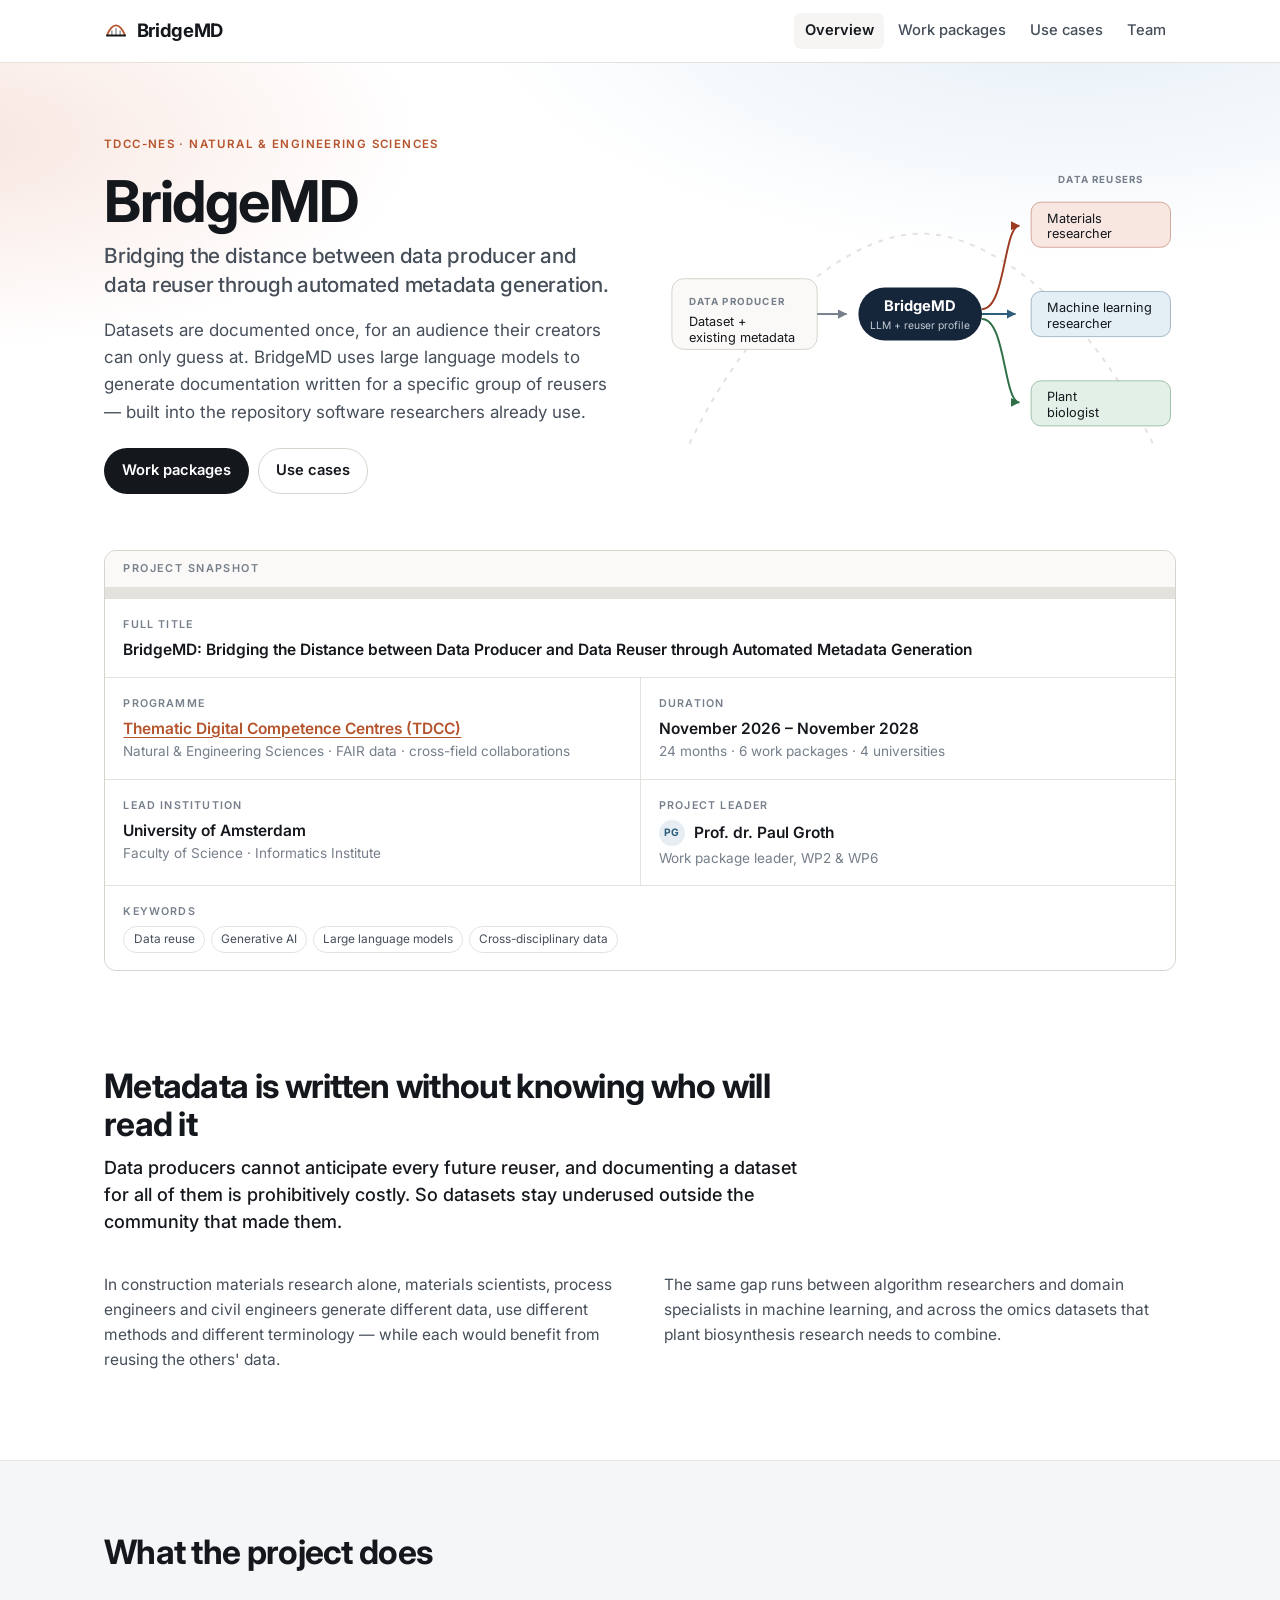
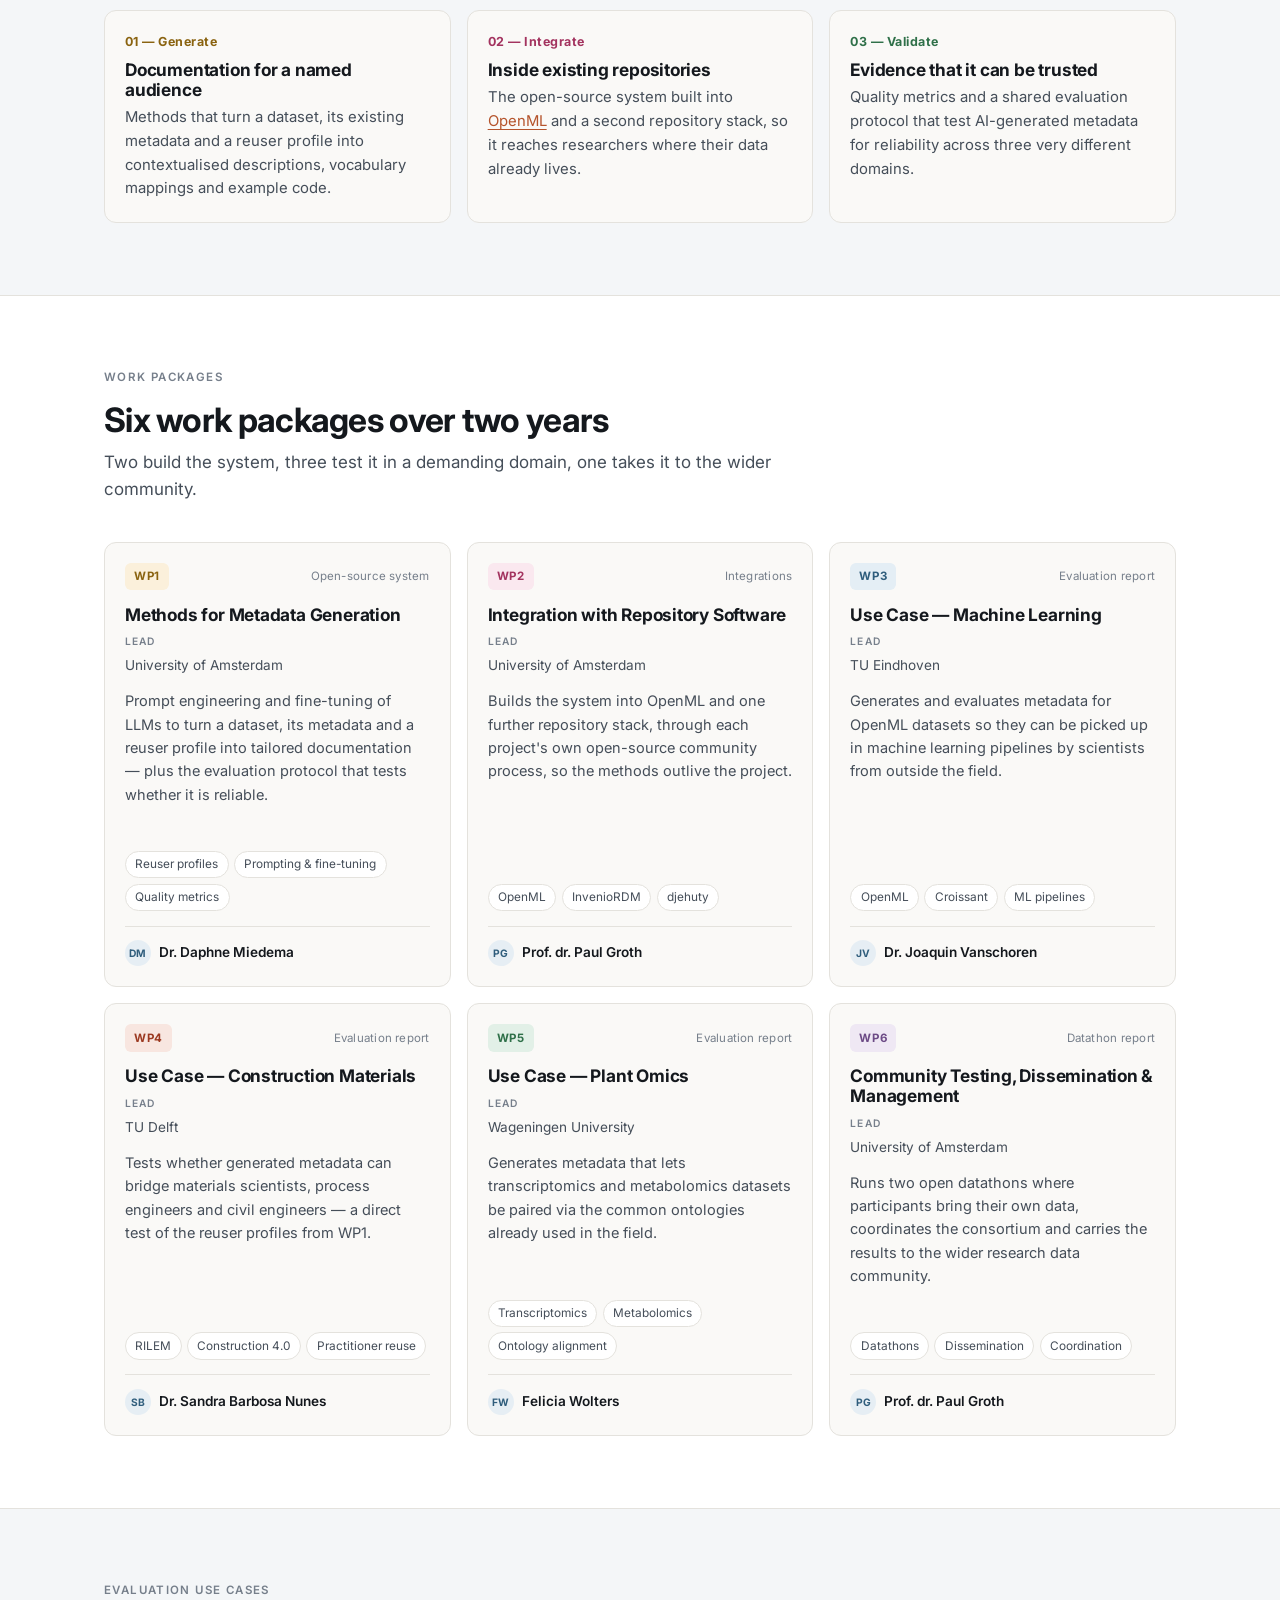
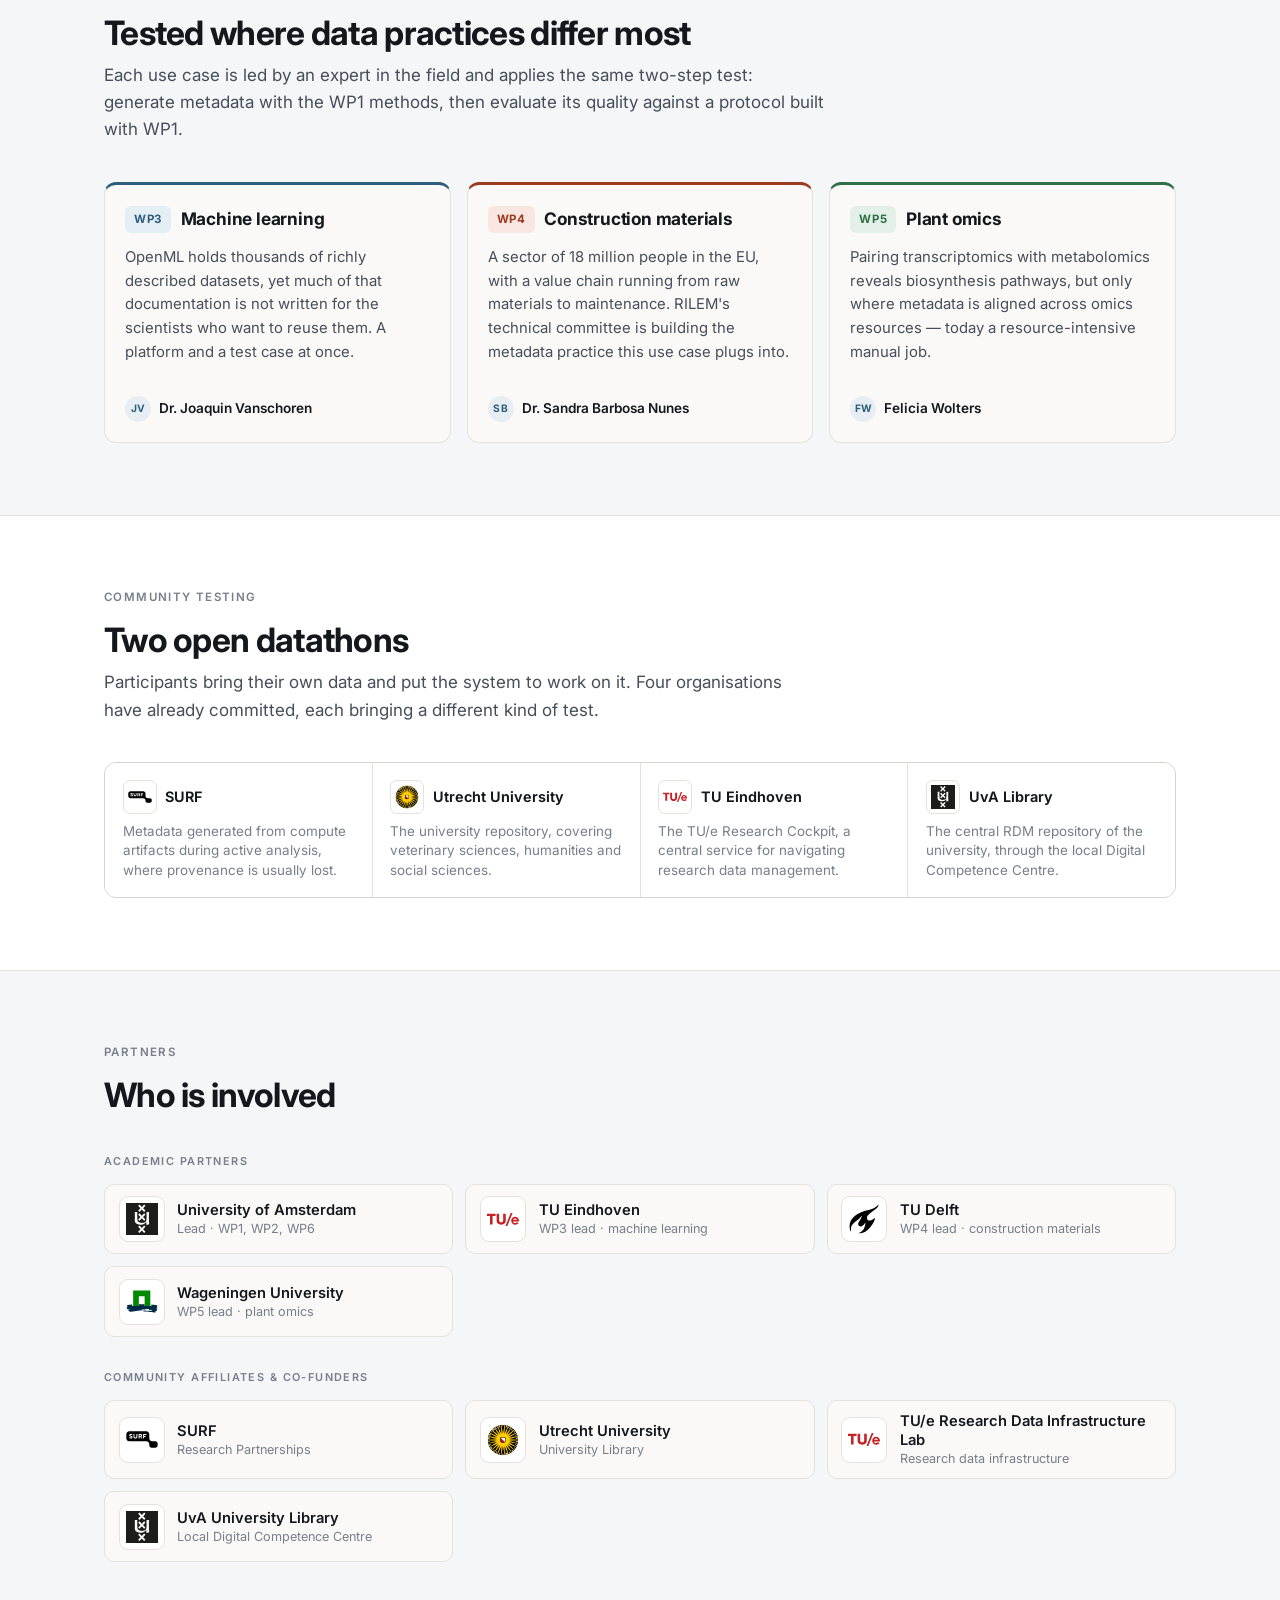
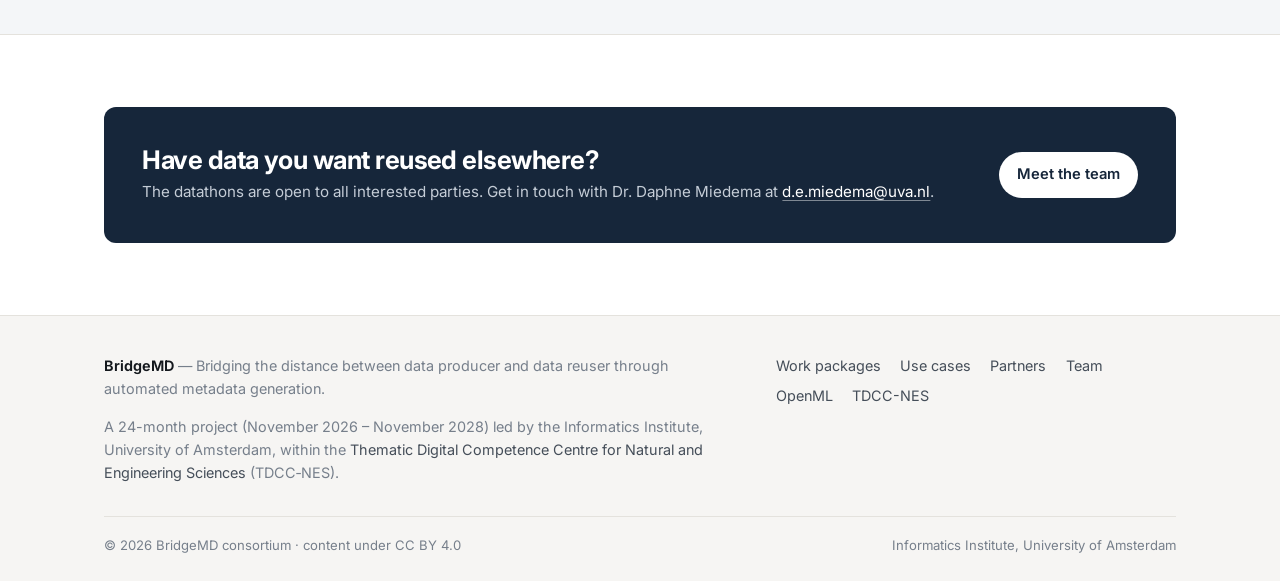
<file: index.html>
<!DOCTYPE html>
<html lang="en">
<head>
  <meta charset="utf-8">
  <meta name="viewport" content="width=device-width, initial-scale=1">
  <title>BridgeMD — Automated metadata generation for cross-disciplinary data reuse</title>
  <meta name="description" content="BridgeMD uses large language models to generate dataset documentation tailored to specific groups of data reusers, built into open-source research data repositories.">
  <link rel="canonical" href="https://indelab.github.io/bridgemd-website/">
  <meta name="theme-color" content="#ffffff" media="(prefers-color-scheme: light)">
  <meta name="theme-color" content="#0f1319" media="(prefers-color-scheme: dark)">
  <meta property="og:title" content="BridgeMD — Automated metadata generation for cross-disciplinary data reuse">
  <meta property="og:description" content="BridgeMD uses large language models to generate dataset documentation tailored to specific groups of data reusers, built into open-source research data repositories.">
  <meta property="og:type" content="website">
  <meta property="og:url" content="https://indelab.github.io/bridgemd-website/">
  <link rel="icon" href="assets/img/favicon.svg" type="image/svg+xml">
  <link rel="preconnect" href="https://fonts.googleapis.com">
  <link rel="preconnect" href="https://fonts.gstatic.com" crossorigin>
  <link rel="stylesheet" href="https://fonts.googleapis.com/css2?family=Inter:wght@400;500;600;700&display=swap">
  <link rel="stylesheet" href="assets/css/style.css">
</head>
<body>
  <a class="skip-link" href="#main">Skip to content</a>

  <header class="site-header">
    <div class="wrap site-header__inner">
      <a class="brand" href="index.html">
        <svg class="brand__mark" width="24" height="24" viewBox="0 0 64 64" aria-hidden="true">
          <path class="brand__arc" d="M8 44c7-18 17-27 24-27s17 9 24 27" fill="none" stroke-width="5" stroke-linecap="round"/>
          <path d="M8 44h48" stroke="currentColor" stroke-width="5" stroke-linecap="round"/>
          <path d="M21 44V32M32 44V26M43 44V32" stroke="currentColor" stroke-width="3.5" stroke-linecap="round" opacity=".5"/>
        </svg>
        BridgeMD
      </a>
      <button class="nav-toggle" type="button" aria-expanded="false" aria-controls="site-nav">
        <svg width="15" height="15" viewBox="0 0 16 16" aria-hidden="true"><path d="M1 3h14M1 8h14M1 13h14" stroke="currentColor" stroke-width="1.8" stroke-linecap="round"/></svg>
        Menu
      </button>
      <nav class="nav" id="site-nav" aria-label="Main">
        <a href="index.html" aria-current="page">Overview</a>
        <a href="index.html#work-packages">Work packages</a>
        <a href="index.html#use-cases">Use cases</a>
        <a href="team.html">Team</a>
      </nav>
    </div>
  </header>

  <main id="main">
    <section class="hero">
      <div class="wrap">
        <div class="hero__grid">
          <div>
            <p class="eyebrow eyebrow--accent">TDCC-NES &middot; Natural &amp; Engineering Sciences</p>
            <h1>BridgeMD</h1>
            <p class="hero__sub">Bridging the distance between data producer and data reuser
            through automated metadata generation.</p>
            <p>Datasets are documented once, for an audience their creators can only guess at.
            BridgeMD uses large language models to generate documentation written for a specific
            group of reusers &mdash; built into the repository software researchers already use.</p>
            <div class="btn-row">
              <a class="btn btn--primary" href="#work-packages">Work packages</a>
              <a class="btn btn--ghost" href="#use-cases">Use cases</a>
            </div>
          </div>
          <figure class="hero__figure">
          <svg viewBox="0 0 520 320" class="diagram" role="img" aria-labelledby="dia-t dia-d">
            <title id="dia-t">From one dataset to many tailored descriptions</title>
            <desc id="dia-d">A dataset with its existing metadata passes through BridgeMD, which
            generates documentation tailored to a materials researcher, a machine learning
            researcher and a plant biologist.</desc>
            <path class="d-arc" d="M24 292c70-146 170-214 236-214s166 68 236 214"/>
            <g>
              <rect class="d-card" x="6" y="124" width="148" height="72" rx="12"/>
              <text class="d-label" x="23" y="151">DATA PRODUCER</text>
              <text class="d-text" x="23" y="172">Dataset +</text>
              <text class="d-text" x="23" y="188">existing metadata</text>
            </g>
            <g>
              <rect class="d-engine" x="196" y="133" width="126" height="54" rx="27"/>
              <text class="d-engine-name" x="259" y="157">BridgeMD</text>
              <text class="d-engine-sub" x="259" y="175">LLM + reuser profile</text>
            </g>
            <g class="d-links">
              <path class="d-link--base" d="M154 160h30" marker-end="url(#ar-base)"/>
              <path class="d-link--mat" d="M322 155C346 155 344 70 360 70" marker-end="url(#ar-mat)"/>
              <path class="d-link--ml" d="M322 160h34" marker-end="url(#ar-ml)"/>
              <path class="d-link--plant" d="M322 165C346 165 344 250 360 250" marker-end="url(#ar-plant)"/>
            </g>
            <g>
              <rect class="d-pill d-pill--mat" x="372" y="46" width="142" height="46" rx="10"/>
              <text class="d-text" x="388" y="67">Materials</text>
              <text class="d-text" x="388" y="83">researcher</text>
              <rect class="d-pill d-pill--ml" x="372" y="137" width="142" height="46" rx="10"/>
              <text class="d-text" x="388" y="158">Machine learning</text>
              <text class="d-text" x="388" y="174">researcher</text>
              <rect class="d-pill d-pill--plant" x="372" y="228" width="142" height="46" rx="10"/>
              <text class="d-text" x="388" y="249">Plant</text>
              <text class="d-text" x="388" y="265">biologist</text>
            </g>
            <text class="d-label d-label--center" x="443" y="26">DATA REUSERS</text>
            <defs>
              <marker id="ar-base" class="d-arrow d-arrow--base" viewBox="0 0 10 10" refX="7.5" refY="5"
                      markerWidth="6" markerHeight="6" orient="auto-start-reverse"><path d="M0 1l8 4-8 4z"/></marker>
              <marker id="ar-mat" class="d-arrow d-arrow--mat" viewBox="0 0 10 10" refX="7.5" refY="5"
                      markerWidth="6" markerHeight="6" orient="auto-start-reverse"><path d="M0 1l8 4-8 4z"/></marker>
              <marker id="ar-ml" class="d-arrow d-arrow--ml" viewBox="0 0 10 10" refX="7.5" refY="5"
                      markerWidth="6" markerHeight="6" orient="auto-start-reverse"><path d="M0 1l8 4-8 4z"/></marker>
              <marker id="ar-plant" class="d-arrow d-arrow--plant" viewBox="0 0 10 10" refX="7.5" refY="5"
                      markerWidth="6" markerHeight="6" orient="auto-start-reverse"><path d="M0 1l8 4-8 4z"/></marker>
            </defs>
          </svg>
        </figure>
        </div>

        <div class="snapshot">
          <p class="snapshot__title">Project snapshot</p>
          <div class="snap snap--wide">
            <span class="snap__label">Full title</span>
            <div class="snap__value">BridgeMD: Bridging the Distance between Data Producer and Data
            Reuser through Automated Metadata Generation</div>
          </div>
          <div class="snap">
            <span class="snap__label">Programme</span>
            <div class="snap__value"><a href="https://tdcc.nl/nes/projects/">Thematic Digital
            Competence Centres (TDCC)</a></div>
            <div class="snap__sub">Natural &amp; Engineering Sciences &middot; FAIR data &middot; cross-field collaborations</div>
          </div>
          <div class="snap">
            <span class="snap__label">Duration</span>
            <div class="snap__value">November 2026 &ndash; November 2028</div>
            <div class="snap__sub">24 months &middot; 6 work packages &middot; 4 universities</div>
          </div>
          <div class="snap">
            <span class="snap__label">Lead institution</span>
            <div class="snap__value">University of Amsterdam</div>
            <div class="snap__sub">Faculty of Science &middot; Informatics Institute</div>
          </div>
          <div class="snap">
            <span class="snap__label">Project leader</span>
            <div class="snap__value snap__person">
              <span class="mono" aria-hidden="true">PG</span>Prof. dr. Paul Groth
            </div>
            <div class="snap__sub">Work package leader, WP2 &amp; WP6</div>
          </div>
          <div class="snap snap--wide">
            <span class="snap__label">Keywords</span>
            <ul class="pills" style="margin-top:.15rem">
              <li class="pill">Data reuse</li>
              <li class="pill">Generative AI</li>
              <li class="pill">Large language models</li>
              <li class="pill">Cross-disciplinary data</li>
            </ul>
          </div>
        </div>
      </div>
    </section>

    <section class="section">
      <div class="wrap">
        <div class="section__head">
          <h2>Metadata is written without knowing who will read it</h2>
          <p class="lead">Data producers cannot anticipate every future reuser, and documenting a
          dataset for all of them is prohibitively costly. So datasets stay underused outside the
          community that made them.</p>
        </div>
        <div class="two-col">
          <p>In construction materials research alone, materials scientists, process engineers and
          civil engineers generate different data, use different methods and different terminology
          &mdash; while each would benefit from reusing the others' data.</p>
          <p>The same gap runs between algorithm researchers and domain specialists in machine
          learning, and across the omics datasets that plant biosynthesis research needs to
          combine.</p>
        </div>
      </div>
    </section>

    <section class="section section--tint">
      <div class="wrap">
        <div class="section__head">
          <h2>What the project does</h2>
        </div>
        <div class="grid-3">
          <div class="card">
            <span class="card__n card__n--meth">01 &mdash; Generate</span>
            <h3>Documentation for a named audience</h3>
            <p>Methods that turn a dataset, its existing metadata and a reuser profile into
            contextualised descriptions, vocabulary mappings and example code.</p>
          </div>
          <div class="card">
            <span class="card__n card__n--integ">02 &mdash; Integrate</span>
            <h3>Inside existing repositories</h3>
            <p>The open-source system built into <a href="https://www.openml.org">OpenML</a> and a
            second repository stack, so it reaches researchers where their data already lives.</p>
          </div>
          <div class="card">
            <span class="card__n card__n--plant">03 &mdash; Validate</span>
            <h3>Evidence that it can be trusted</h3>
            <p>Quality metrics and a shared evaluation protocol that test AI-generated metadata for
            reliability across three very different domains.</p>
          </div>
        </div>
      </div>
    </section>

    <section class="section" id="work-packages">
      <div class="wrap">
        <div class="section__head">
          <p class="eyebrow">Work packages</p>
          <h2>Six work packages over two years</h2>
          <p>Two build the system, three test it in a demanding domain, one takes it to the wider
          community.</p>
        </div>
        <div class="wp-grid">
        <article class="wp-tile" id="wp1">
          <div class="wp-tile__top">
            <span class="wp-badge wp-badge--meth">WP1</span>
            <span class="wp-out">Open-source system</span>
          </div>
          <h3>Methods for Metadata Generation</h3>
          <div class="wp-tile__lead">
            <span class="wp-tile__lead-label">Lead</span>
            <span class="wp-tile__lead-name">University of Amsterdam</span>
          </div>
          <p>Prompt engineering and fine-tuning of LLMs to turn a dataset, its metadata and a reuser profile into tailored documentation &mdash; plus the evaluation protocol that tests whether it is reliable.</p>
          <div class="wp-tile__foot">
            <ul class="pills">
            <li class="pill">Reuser profiles</li>
            <li class="pill">Prompting &amp; fine-tuning</li>
            <li class="pill">Quality metrics</li>
            </ul>
          <div class="wp-tile__person"><span class="mono" aria-hidden="true">DM</span><span class="person-chip"><strong>Dr. Daphne Miedema</strong></span></div>
          </div>
        </article>
        <article class="wp-tile" id="wp2">
          <div class="wp-tile__top">
            <span class="wp-badge wp-badge--integ">WP2</span>
            <span class="wp-out">Integrations</span>
          </div>
          <h3>Integration with Repository Software</h3>
          <div class="wp-tile__lead">
            <span class="wp-tile__lead-label">Lead</span>
            <span class="wp-tile__lead-name">University of Amsterdam</span>
          </div>
          <p>Builds the system into OpenML and one further repository stack, through each project's own open-source community process, so the methods outlive the project.</p>
          <div class="wp-tile__foot">
            <ul class="pills">
            <li class="pill">OpenML</li>
            <li class="pill">InvenioRDM</li>
            <li class="pill">djehuty</li>
            </ul>
          <div class="wp-tile__person"><span class="mono" aria-hidden="true">PG</span><span class="person-chip"><strong>Prof. dr. Paul Groth</strong></span></div>
          </div>
        </article>
        <article class="wp-tile" id="wp3">
          <div class="wp-tile__top">
            <span class="wp-badge wp-badge--ml">WP3</span>
            <span class="wp-out">Evaluation report</span>
          </div>
          <h3>Use Case &mdash; Machine Learning</h3>
          <div class="wp-tile__lead">
            <span class="wp-tile__lead-label">Lead</span>
            <span class="wp-tile__lead-name">TU Eindhoven</span>
          </div>
          <p>Generates and evaluates metadata for OpenML datasets so they can be picked up in machine learning pipelines by scientists from outside the field.</p>
          <div class="wp-tile__foot">
            <ul class="pills">
            <li class="pill">OpenML</li>
            <li class="pill">Croissant</li>
            <li class="pill">ML pipelines</li>
            </ul>
          <div class="wp-tile__person"><span class="mono" aria-hidden="true">JV</span><span class="person-chip"><strong>Dr. Joaquin Vanschoren</strong></span></div>
          </div>
        </article>
        <article class="wp-tile" id="wp4">
          <div class="wp-tile__top">
            <span class="wp-badge wp-badge--mat">WP4</span>
            <span class="wp-out">Evaluation report</span>
          </div>
          <h3>Use Case &mdash; Construction Materials</h3>
          <div class="wp-tile__lead">
            <span class="wp-tile__lead-label">Lead</span>
            <span class="wp-tile__lead-name">TU Delft</span>
          </div>
          <p>Tests whether generated metadata can bridge materials scientists, process engineers and civil engineers &mdash; a direct test of the reuser profiles from WP1.</p>
          <div class="wp-tile__foot">
            <ul class="pills">
            <li class="pill">RILEM</li>
            <li class="pill">Construction 4.0</li>
            <li class="pill">Practitioner reuse</li>
            </ul>
          <div class="wp-tile__person"><span class="mono" aria-hidden="true">SB</span><span class="person-chip"><strong>Dr. Sandra Barbosa Nunes</strong></span></div>
          </div>
        </article>
        <article class="wp-tile" id="wp5">
          <div class="wp-tile__top">
            <span class="wp-badge wp-badge--plant">WP5</span>
            <span class="wp-out">Evaluation report</span>
          </div>
          <h3>Use Case &mdash; Plant Omics</h3>
          <div class="wp-tile__lead">
            <span class="wp-tile__lead-label">Lead</span>
            <span class="wp-tile__lead-name">Wageningen University</span>
          </div>
          <p>Generates metadata that lets transcriptomics and metabolomics datasets be paired via the common ontologies already used in the field.</p>
          <div class="wp-tile__foot">
            <ul class="pills">
            <li class="pill">Transcriptomics</li>
            <li class="pill">Metabolomics</li>
            <li class="pill">Ontology alignment</li>
            </ul>
          <div class="wp-tile__person"><span class="mono" aria-hidden="true">FW</span><span class="person-chip"><strong>Felicia Wolters</strong></span></div>
          </div>
        </article>
        <article class="wp-tile" id="wp6">
          <div class="wp-tile__top">
            <span class="wp-badge wp-badge--comm">WP6</span>
            <span class="wp-out">Datathon report</span>
          </div>
          <h3>Community Testing, Dissemination &amp; Management</h3>
          <div class="wp-tile__lead">
            <span class="wp-tile__lead-label">Lead</span>
            <span class="wp-tile__lead-name">University of Amsterdam</span>
          </div>
          <p>Runs two open datathons where participants bring their own data, coordinates the consortium and carries the results to the wider research data community.</p>
          <div class="wp-tile__foot">
            <ul class="pills">
            <li class="pill">Datathons</li>
            <li class="pill">Dissemination</li>
            <li class="pill">Coordination</li>
            </ul>
          <div class="wp-tile__person"><span class="mono" aria-hidden="true">PG</span><span class="person-chip"><strong>Prof. dr. Paul Groth</strong></span></div>
          </div>
        </article>
        </div>
      </div>
    </section>

    <section class="section section--tint" id="use-cases">
      <div class="wrap">
        <div class="section__head">
          <p class="eyebrow">Evaluation use cases</p>
          <h2>Tested where data practices differ most</h2>
          <p>Each use case is led by an expert in the field and applies the same two-step test:
          generate metadata with the WP1 methods, then evaluate its quality against a protocol built
          with WP1.</p>
        </div>
        <div class="grid-3">
          <div class="card uc-tile uc-tile--ml">
            <div class="uc-tile__head">
              <span class="wp-badge wp-badge--ml">WP3</span>
              <h3>Machine learning</h3>
            </div>
            <p>OpenML holds thousands of richly described datasets, yet much of that documentation
            is not written for the scientists who want to reuse them. A platform and a test case at
            once.</p>
            <div class="uc-tile__foot">
              <span class="person-chip"><span class="mono" aria-hidden="true">JV</span>
              <strong>Dr. Joaquin Vanschoren</strong></span>
            </div>
          </div>
          <div class="card uc-tile uc-tile--mat">
            <div class="uc-tile__head">
              <span class="wp-badge wp-badge--mat">WP4</span>
              <h3>Construction materials</h3>
            </div>
            <p>A sector of 18 million people in the EU, with a value chain running from raw
            materials to maintenance. RILEM's technical committee is building the metadata practice
            this use case plugs into.</p>
            <div class="uc-tile__foot">
              <span class="person-chip"><span class="mono" aria-hidden="true">SB</span>
              <strong>Dr. Sandra Barbosa Nunes</strong></span>
            </div>
          </div>
          <div class="card uc-tile uc-tile--plant">
            <div class="uc-tile__head">
              <span class="wp-badge wp-badge--plant">WP5</span>
              <h3>Plant omics</h3>
            </div>
            <p>Pairing transcriptomics with metabolomics reveals biosynthesis pathways, but only
            where metadata is aligned across omics resources &mdash; today a resource-intensive
            manual job.</p>
            <div class="uc-tile__foot">
              <span class="person-chip"><span class="mono" aria-hidden="true">FW</span>
              <strong>Felicia Wolters</strong></span>
            </div>
          </div>
        </div>
      </div>
    </section>

    <section class="section">
      <div class="wrap">
        <div class="section__head">
          <p class="eyebrow">Community testing</p>
          <h2>Two open datathons</h2>
          <p>Participants bring their own data and put the system to work on it. Four organisations
          have already committed, each bringing a different kind of test.</p>
        </div>
        <div class="strip">
          <div class="strip__cell">
            <div class="strip__head">
              <span class="partner__logo partner__logo--sm"><img src="assets/img/logos/surf.svg" alt="SURF"></span>
              <p class="strip__who">SURF</p>
            </div>
            <p class="strip__what">Metadata generated from compute artifacts during active analysis,
            where provenance is usually lost.</p>
          </div>
          <div class="strip__cell">
            <div class="strip__head">
              <span class="partner__logo partner__logo--sm"><img src="assets/img/logos/uu.svg" alt="Utrecht University"></span>
              <p class="strip__who">Utrecht University</p>
            </div>
            <p class="strip__what">The university repository, covering veterinary sciences,
            humanities and social sciences.</p>
          </div>
          <div class="strip__cell">
            <div class="strip__head">
              <span class="partner__logo partner__logo--sm"><img src="assets/img/logos/tue.svg" alt="TU Eindhoven"></span>
              <p class="strip__who">TU Eindhoven</p>
            </div>
            <p class="strip__what">The TU/e Research Cockpit, a central service for navigating
            research data management.</p>
          </div>
          <div class="strip__cell">
            <div class="strip__head">
              <span class="partner__logo partner__logo--sm"><img src="assets/img/logos/uva.svg" alt="University of Amsterdam"></span>
              <p class="strip__who">UvA Library</p>
            </div>
            <p class="strip__what">The central RDM repository of the university, through the local
            Digital Competence Centre.</p>
          </div>
        </div>
      </div>
    </section>

    <section class="section section--tint" id="partners">
      <div class="wrap">
        <div class="section__head">
          <p class="eyebrow">Partners</p>
          <h2>Who is involved</h2>
        </div>
        <div class="group">
          <p class="group-label">Academic partners</p>
          <div class="partner-grid">
            <div class="partner"><span class="partner__logo"><img src="assets/img/logos/uva.svg" alt="University of Amsterdam"></span>
              <div><div class="partner__name">University of Amsterdam</div>
              <div class="partner__role">Lead &middot; WP1, WP2, WP6</div></div></div>
            <div class="partner"><span class="partner__logo"><img src="assets/img/logos/tue.svg" alt="TU Eindhoven"></span>
              <div><div class="partner__name">TU Eindhoven</div>
              <div class="partner__role">WP3 lead &middot; machine learning</div></div></div>
            <div class="partner"><span class="partner__logo"><img src="assets/img/logos/tudelft.svg" alt="TU Delft"></span>
              <div><div class="partner__name">TU Delft</div>
              <div class="partner__role">WP4 lead &middot; construction materials</div></div></div>
            <div class="partner"><span class="partner__logo"><img src="assets/img/logos/wur.svg" alt="Wageningen University &amp; Research"></span>
              <div><div class="partner__name">Wageningen University</div>
              <div class="partner__role">WP5 lead &middot; plant omics</div></div></div>
          </div>
        </div>
        <div class="group">
          <p class="group-label">Community affiliates &amp; co-funders</p>
          <div class="partner-grid">
            <div class="partner"><span class="partner__logo"><img src="assets/img/logos/surf.svg" alt="SURF"></span>
              <div><div class="partner__name">SURF</div>
              <div class="partner__role">Research Partnerships</div></div></div>
            <div class="partner"><span class="partner__logo"><img src="assets/img/logos/uu.svg" alt="Utrecht University"></span>
              <div><div class="partner__name">Utrecht University</div>
              <div class="partner__role">University Library</div></div></div>
            <div class="partner"><span class="partner__logo"><img src="assets/img/logos/tue.svg" alt="TU Eindhoven"></span>
              <div><div class="partner__name">TU/e Research Data Infrastructure Lab</div>
              <div class="partner__role">Research data infrastructure</div></div></div>
            <div class="partner"><span class="partner__logo"><img src="assets/img/logos/uva.svg" alt="University of Amsterdam"></span>
              <div><div class="partner__name">UvA University Library</div>
              <div class="partner__role">Local Digital Competence Centre</div></div></div>
          </div>
        </div>
      </div>
    </section>

    <section class="section">
      <div class="wrap">
        <div class="cta">
          <div>
            <h2>Have data you want reused elsewhere?</h2>
            <p>The datathons are open to all interested parties. Get in touch with
            Dr. Daphne Miedema at <a href="mailto:d.e.miedema@uva.nl">d.e.miedema@uva.nl</a>.</p>
          </div>
          <div><a class="btn btn--primary" href="team.html">Meet the team</a></div>
        </div>
      </div>
    </section>
  </main>

  <footer class="site-footer">
    <div class="wrap">
      <div class="site-footer__grid">
        <div>
          <p><strong>BridgeMD</strong> &mdash; Bridging the distance between data producer and data
          reuser through automated metadata generation.</p>
          <p>A 24-month project (November 2026 &ndash; November 2028) led by the Informatics
          Institute, University of Amsterdam, within the
          <a href="https://tdcc.nl/nes/projects/">Thematic Digital Competence Centre for Natural and
          Engineering Sciences</a> (TDCC&#8209;NES).</p>
        </div>
        <div>
          <ul>
            <li><a href="index.html#work-packages">Work packages</a></li>
            <li><a href="index.html#use-cases">Use cases</a></li>
            <li><a href="index.html#partners">Partners</a></li>
            <li><a href="team.html">Team</a></li>
            <li><a href="https://www.openml.org">OpenML</a></li>
            <li><a href="https://tdcc.nl/nes/projects/">TDCC-NES</a></li>
          </ul>
        </div>
      </div>
      <div class="site-footer__bar">
        <span>&copy; 2026 BridgeMD consortium &middot; content under CC&nbsp;BY&nbsp;4.0</span>
        <span>Informatics Institute, University of Amsterdam</span>
      </div>
    </div>
  </footer>

  <script src="assets/js/nav.js" defer></script>
</body>
</html>
</file>
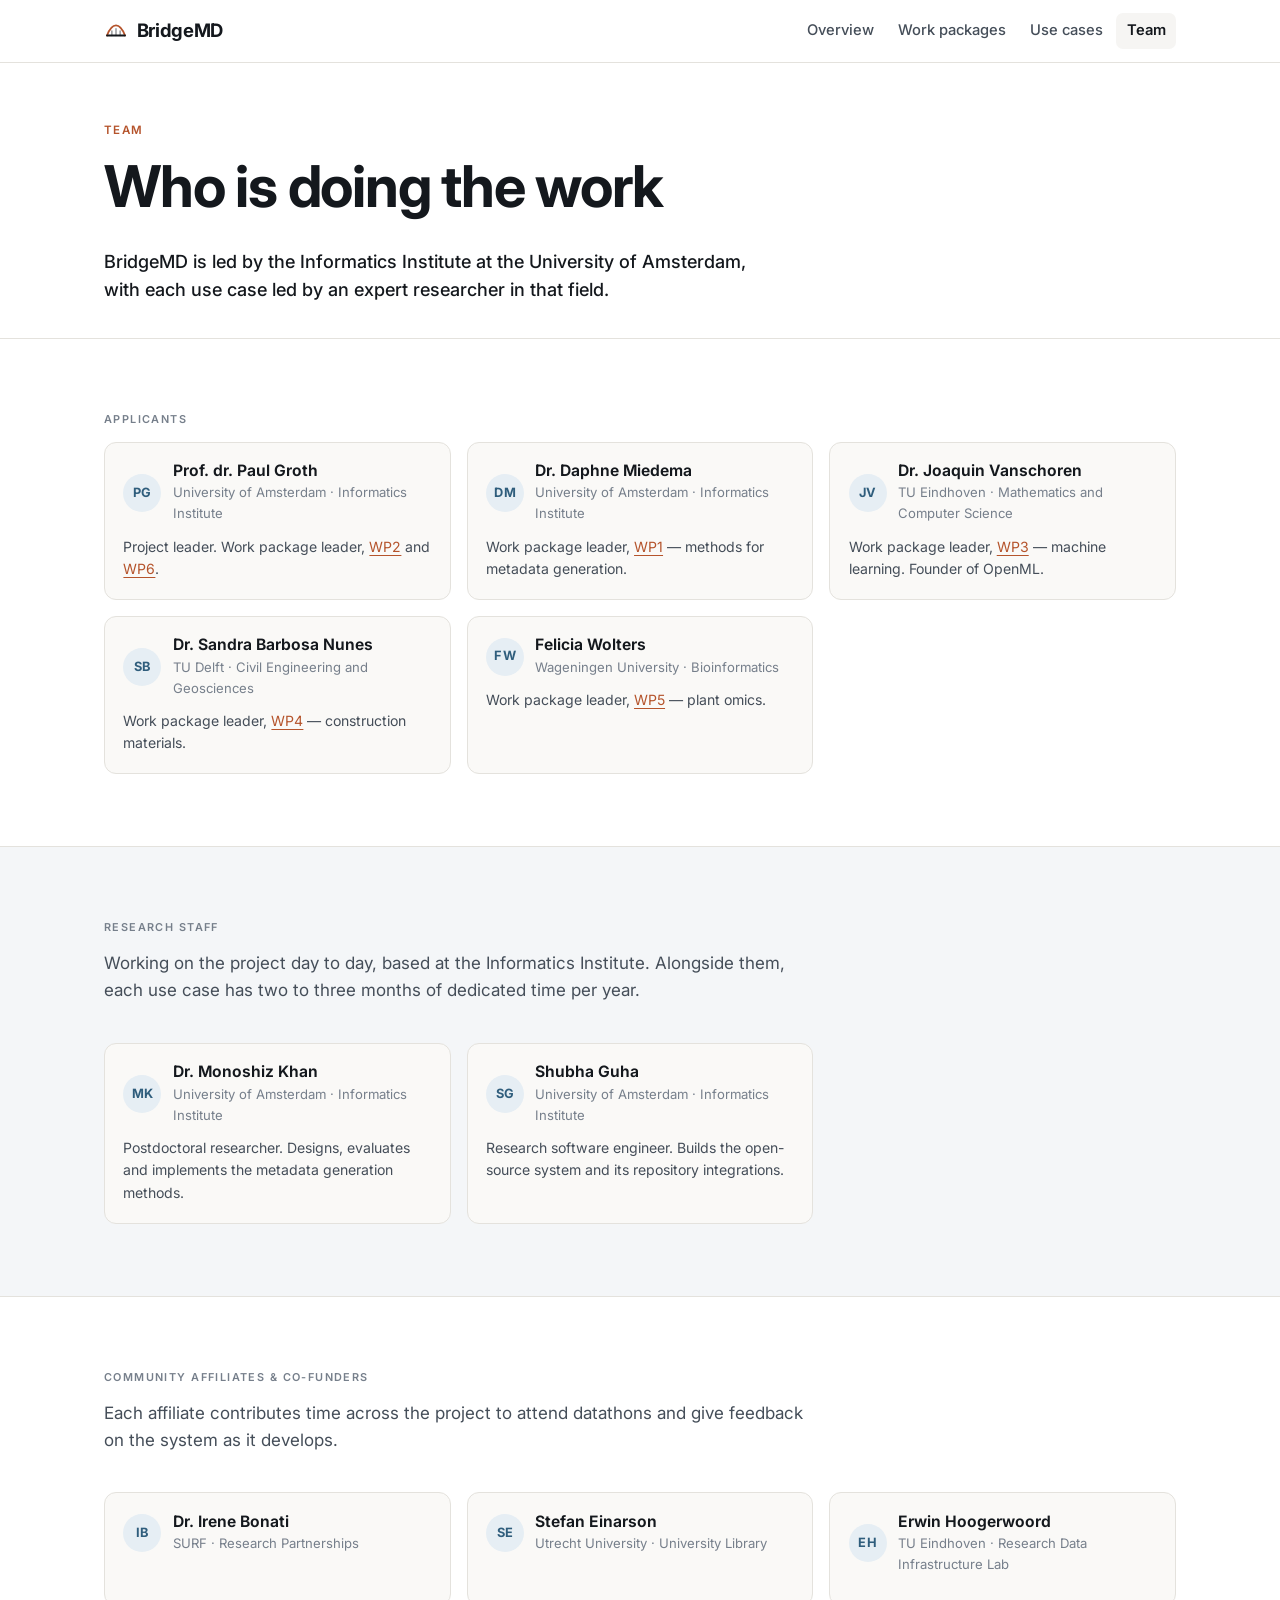
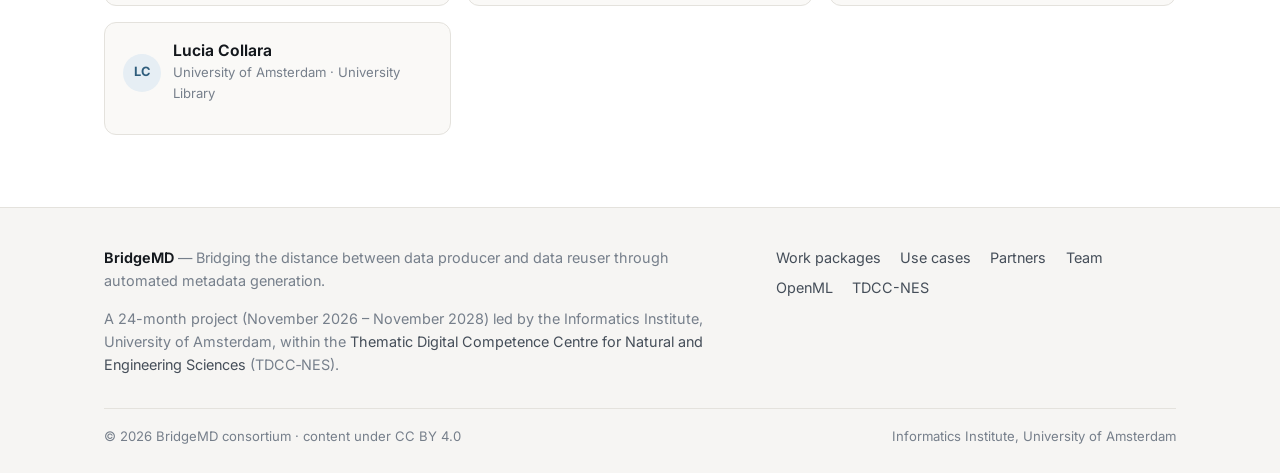
<file: team.html>
<!DOCTYPE html>
<html lang="en">
<head>
  <meta charset="utf-8">
  <meta name="viewport" content="width=device-width, initial-scale=1">
  <title>Team — BridgeMD</title>
  <meta name="description" content="The BridgeMD team: applicants from the University of Amsterdam, TU Eindhoven, TU Delft and Wageningen University, with community affiliates from SURF and Utrecht University.">
  <link rel="canonical" href="https://indelab.github.io/bridgemd-website/team.html">
  <meta name="theme-color" content="#ffffff" media="(prefers-color-scheme: light)">
  <meta name="theme-color" content="#0f1319" media="(prefers-color-scheme: dark)">
  <meta property="og:title" content="Team — BridgeMD">
  <meta property="og:description" content="The BridgeMD team: applicants from the University of Amsterdam, TU Eindhoven, TU Delft and Wageningen University, with community affiliates from SURF and Utrecht University.">
  <meta property="og:type" content="website">
  <meta property="og:url" content="https://indelab.github.io/bridgemd-website/team.html">
  <link rel="icon" href="assets/img/favicon.svg" type="image/svg+xml">
  <link rel="preconnect" href="https://fonts.googleapis.com">
  <link rel="preconnect" href="https://fonts.gstatic.com" crossorigin>
  <link rel="stylesheet" href="https://fonts.googleapis.com/css2?family=Inter:wght@400;500;600;700&display=swap">
  <link rel="stylesheet" href="assets/css/style.css">
</head>
<body>
  <a class="skip-link" href="#main">Skip to content</a>

  <header class="site-header">
    <div class="wrap site-header__inner">
      <a class="brand" href="index.html">
        <svg class="brand__mark" width="24" height="24" viewBox="0 0 64 64" aria-hidden="true">
          <path class="brand__arc" d="M8 44c7-18 17-27 24-27s17 9 24 27" fill="none" stroke-width="5" stroke-linecap="round"/>
          <path d="M8 44h48" stroke="currentColor" stroke-width="5" stroke-linecap="round"/>
          <path d="M21 44V32M32 44V26M43 44V32" stroke="currentColor" stroke-width="3.5" stroke-linecap="round" opacity=".5"/>
        </svg>
        BridgeMD
      </a>
      <button class="nav-toggle" type="button" aria-expanded="false" aria-controls="site-nav">
        <svg width="15" height="15" viewBox="0 0 16 16" aria-hidden="true"><path d="M1 3h14M1 8h14M1 13h14" stroke="currentColor" stroke-width="1.8" stroke-linecap="round"/></svg>
        Menu
      </button>
      <nav class="nav" id="site-nav" aria-label="Main">
        <a href="index.html">Overview</a>
        <a href="index.html#work-packages">Work packages</a>
        <a href="index.html#use-cases">Use cases</a>
        <a href="team.html" aria-current="page">Team</a>
      </nav>
    </div>
  </header>

  <main id="main">
    <section class="page-head">
      <div class="wrap">
        <p class="eyebrow eyebrow--accent">Team</p>
        <h1>Who is doing the work</h1>
        <p class="lead">BridgeMD is led by the Informatics Institute at the University of Amsterdam,
        with each use case led by an expert researcher in that field.</p>
      </div>
    </section>

    <section class="section">
      <div class="wrap">
        <p class="group-label">Applicants</p>
        <div class="grid-3">
          <div class="person">
            <div class="person__top">
              <span class="mono mono--lg" aria-hidden="true">PG</span>
              <div>
                <p class="person__name">Prof. dr. Paul Groth</p>
                <p class="person__aff">University of Amsterdam &middot; Informatics Institute</p>
              </div>
            </div>
            <p class="person__role">Project leader. Work package leader, <a href="index.html#wp2">WP2</a> and <a href="index.html#wp6">WP6</a>.</p>
          </div>
          <div class="person">
            <div class="person__top">
              <span class="mono mono--lg" aria-hidden="true">DM</span>
              <div>
                <p class="person__name">Dr. Daphne Miedema</p>
                <p class="person__aff">University of Amsterdam &middot; Informatics Institute</p>
              </div>
            </div>
            <p class="person__role">Work package leader, <a href="index.html#wp1">WP1</a> &mdash; methods for metadata generation.</p>
          </div>
          <div class="person">
            <div class="person__top">
              <span class="mono mono--lg" aria-hidden="true">JV</span>
              <div>
                <p class="person__name">Dr. Joaquin Vanschoren</p>
                <p class="person__aff">TU Eindhoven &middot; Mathematics and Computer Science</p>
              </div>
            </div>
            <p class="person__role">Work package leader, <a href="index.html#wp3">WP3</a> &mdash; machine learning. Founder of OpenML.</p>
          </div>
          <div class="person">
            <div class="person__top">
              <span class="mono mono--lg" aria-hidden="true">SB</span>
              <div>
                <p class="person__name">Dr. Sandra Barbosa Nunes</p>
                <p class="person__aff">TU Delft &middot; Civil Engineering and Geosciences</p>
              </div>
            </div>
            <p class="person__role">Work package leader, <a href="index.html#wp4">WP4</a> &mdash; construction materials.</p>
          </div>
          <div class="person">
            <div class="person__top">
              <span class="mono mono--lg" aria-hidden="true">FW</span>
              <div>
                <p class="person__name">Felicia Wolters</p>
                <p class="person__aff">Wageningen University &middot; Bioinformatics</p>
              </div>
            </div>
            <p class="person__role">Work package leader, <a href="index.html#wp5">WP5</a> &mdash; plant omics.</p>
          </div>
        </div>
      </div>
    </section>

    <section class="section section--tint">
      <div class="wrap">
        <div class="section__head">
          <p class="group-label">Research staff</p>
          <p>Working on the project day to day, based at the Informatics Institute. Alongside them, each use case has two to three months of dedicated time per year.</p>
        </div>
        <div class="grid-3">
          <div class="person">
            <div class="person__top">
              <span class="mono mono--lg" aria-hidden="true">MK</span>
              <div>
                <p class="person__name">Dr. Monoshiz Khan</p>
                <p class="person__aff">University of Amsterdam &middot; Informatics Institute</p>
              </div>
            </div>
            <p class="person__role">Postdoctoral researcher. Designs, evaluates and implements the metadata generation methods.</p>
          </div>
          <div class="person">
            <div class="person__top">
              <span class="mono mono--lg" aria-hidden="true">SG</span>
              <div>
                <p class="person__name">Shubha Guha</p>
                <p class="person__aff">University of Amsterdam &middot; Informatics Institute</p>
              </div>
            </div>
            <p class="person__role">Research software engineer. Builds the open-source system and its repository integrations.</p>
          </div>
        </div>
      </div>
    </section>

    <section class="section">
      <div class="wrap">
        <div class="section__head">
          <p class="group-label">Community affiliates &amp; co-funders</p>
          <p>Each affiliate contributes time across the project to attend datathons and give
          feedback on the system as it develops.</p>
        </div>
        <div class="grid-3">
          <div class="person">
            <div class="person__top">
              <span class="mono mono--lg" aria-hidden="true">IB</span>
              <div>
                <p class="person__name">Dr. Irene Bonati</p>
                <p class="person__aff">SURF &middot; Research Partnerships</p>
              </div>
            </div>
            <p class="person__role"></p>
          </div>
          <div class="person">
            <div class="person__top">
              <span class="mono mono--lg" aria-hidden="true">SE</span>
              <div>
                <p class="person__name">Stefan Einarson</p>
                <p class="person__aff">Utrecht University &middot; University Library</p>
              </div>
            </div>
            <p class="person__role"></p>
          </div>
          <div class="person">
            <div class="person__top">
              <span class="mono mono--lg" aria-hidden="true">EH</span>
              <div>
                <p class="person__name">Erwin Hoogerwoord</p>
                <p class="person__aff">TU Eindhoven &middot; Research Data Infrastructure Lab</p>
              </div>
            </div>
            <p class="person__role"></p>
          </div>
          <div class="person">
            <div class="person__top">
              <span class="mono mono--lg" aria-hidden="true">LC</span>
              <div>
                <p class="person__name">Lucia Collara</p>
                <p class="person__aff">University of Amsterdam &middot; University Library</p>
              </div>
            </div>
            <p class="person__role"></p>
          </div>
        </div>
      </div>
    </section>

  </main>

  <footer class="site-footer">
    <div class="wrap">
      <div class="site-footer__grid">
        <div>
          <p><strong>BridgeMD</strong> &mdash; Bridging the distance between data producer and data
          reuser through automated metadata generation.</p>
          <p>A 24-month project (November 2026 &ndash; November 2028) led by the Informatics
          Institute, University of Amsterdam, within the
          <a href="https://tdcc.nl/nes/projects/">Thematic Digital Competence Centre for Natural and
          Engineering Sciences</a> (TDCC&#8209;NES).</p>
        </div>
        <div>
          <ul>
            <li><a href="index.html#work-packages">Work packages</a></li>
            <li><a href="index.html#use-cases">Use cases</a></li>
            <li><a href="index.html#partners">Partners</a></li>
            <li><a href="team.html">Team</a></li>
            <li><a href="https://www.openml.org">OpenML</a></li>
            <li><a href="https://tdcc.nl/nes/projects/">TDCC-NES</a></li>
          </ul>
        </div>
      </div>
      <div class="site-footer__bar">
        <span>&copy; 2026 BridgeMD consortium &middot; content under CC&nbsp;BY&nbsp;4.0</span>
        <span>Informatics Institute, University of Amsterdam</span>
      </div>
    </div>
  </footer>

  <script src="assets/js/nav.js" defer></script>
</body>
</html>
</file>
<file: assets/css/style.css>
/* BridgeMD — shared stylesheet */

:root {
  --paper:        #ffffff;
  --paper-2:      #f6f5f3;
  --surface:      #faf9f7;
  --ink:          #14181d;
  --ink-2:        #454e59;
  --ink-3:        #767f8b;
  --rule:         #e4e2dd;
  --rule-2:       #d7d4cd;
  --accent:       #b5542c;
  --accent-soft:  #f7eae2;
  --bridge:       #2f5d7c;
  --bridge-soft:  #e6eef4;

  /* one colour per evaluation domain, reused by the diagram, the
     work-package badges, the use-case tiles and the snapshot pills */
  --c-ml:          #2f5d7c;
  --c-ml-soft:     #e4eef5;
  --c-mat:         #9c3a22;
  --c-mat-soft:    #f8e6e0;
  --c-plant:       #2f7049;
  --c-plant-soft:  #e2f0e7;
  --c-comm:        #6d4b86;
  --c-comm-soft:   #efe8f4;
  --c-meth:        #8a6310;
  --c-meth-soft:   #fbf0db;
  --c-integ:       #a3335f;
  --c-integ-soft:  #fae8ef;
  --tint:          #f4f6f8;

  /* panels that stay dark in both colour schemes */
  --invert-bg:     #16263a;
  --invert-fg:     #ffffff;
  --invert-fg-dim: #c4ccd6;
  --on-accent:     #ffffff;

  --font-sans: "Inter", ui-sans-serif, system-ui, -apple-system, "Segoe UI", Helvetica, Arial, sans-serif;

  --wrap: 1120px;
  --gutter: 24px;
  --radius: 12px;
}

@media (prefers-color-scheme: dark) {
  :root {
    --paper:       #0f1319;
    --paper-2:     #141921;
    --surface:     #171d26;
    --ink:         #eef1f5;
    --ink-2:       #bdc5d0;
    --ink-3:       #8b95a2;
    --rule:        #262e39;
    --rule-2:      #333d4a;
    --accent:      #e8926a;
    --accent-soft: #2c2018;
    --bridge:      #8cb8d6;
    --bridge-soft: #192734;
    --c-ml:         #8cb8d6;
    --c-ml-soft:    #18242f;
    --c-mat:        #e5816b;
    --c-mat-soft:   #2d1d18;
    --c-plant:      #7cc098;
    --c-plant-soft: #15251d;
    --c-comm:       #c0a2d2;
    --c-comm-soft:  #241c2c;
    --c-meth:       #e5b45c;
    --c-meth-soft:  #2a2111;
    --c-integ:      #eb9ab9;
    --c-integ-soft: #2c1a22;
    --tint:         #121923;
    --invert-bg:     #1b2a3c;
    --invert-fg:     #eef1f5;
    --invert-fg-dim: #a6b0bd;
  }
}

*, *::before, *::after { box-sizing: border-box; }

html { scroll-behavior: smooth; scroll-padding-top: 80px; -webkit-text-size-adjust: 100%; }

body {
  margin: 0;
  background: var(--paper);
  color: var(--ink);
  font-family: var(--font-sans);
  font-size: 17px;
  line-height: 1.6;
  -webkit-font-smoothing: antialiased;
}

img, svg { max-width: 100%; height: auto; }

h1, h2, h3 {
  font-weight: 700;
  line-height: 1.15;
  letter-spacing: -0.021em;
  color: var(--ink);
  margin: 0 0 .5em;
}
h1 { font-size: clamp(2.3rem, 6vw, 3.6rem); }
h2 { font-size: clamp(1.55rem, 3.2vw, 2.1rem); }
h3 { font-size: 1.08rem; letter-spacing: -0.012em; }

p { margin: 0 0 1em; color: var(--ink-2); }
p:last-child { margin-bottom: 0; }
.lead { font-size: 1.13rem; color: var(--ink); font-weight: 500; line-height: 1.5; }

a { color: var(--accent); text-decoration-thickness: 1px; text-underline-offset: 3px; }
a:hover { color: var(--ink); }

:focus-visible { outline: 2px solid var(--accent); outline-offset: 3px; border-radius: 4px; }

.wrap { max-width: var(--wrap); margin-inline: auto; padding-inline: var(--gutter); }
.wrap--narrow { max-width: 780px; }

.skip-link { position: absolute; left: -9999px; top: 0; background: var(--invert-bg); color: var(--invert-fg); padding: .6rem 1rem; z-index: 50; }
.skip-link:focus { left: 8px; top: 8px; }

.eyebrow {
  font-size: .72rem;
  font-weight: 600;
  letter-spacing: .12em;
  text-transform: uppercase;
  color: var(--ink-3);
  margin: 0 0 .9rem;
}
.eyebrow--accent { color: var(--accent); }

/* ---------- header ---------- */

.site-header {
  position: sticky; top: 0; z-index: 40;
  background: var(--paper);
  background: color-mix(in srgb, var(--paper) 90%, transparent);
  backdrop-filter: saturate(1.4) blur(10px);
  border-bottom: 1px solid var(--rule);
}
.site-header__inner { display: flex; align-items: center; justify-content: space-between; gap: 1rem; min-height: 62px; }

.brand {
  display: inline-flex; align-items: center; gap: .55rem;
  font-size: 1.16rem; font-weight: 700; letter-spacing: -0.02em;
  color: var(--ink); text-decoration: none;
}
.brand:hover { color: var(--ink); }
.brand__mark { flex: none; display: block; }
.brand__mark .brand__arc { stroke: var(--accent); }

.nav { display: flex; align-items: center; gap: .2rem; }
.nav a {
  display: inline-block; padding: .4rem .65rem; border-radius: 7px;
  font-size: .92rem; font-weight: 500; color: var(--ink-2); text-decoration: none;
}
.nav a:hover { background: var(--paper-2); color: var(--ink); }
.nav a[aria-current="page"] { color: var(--ink); font-weight: 600; background: var(--paper-2); }

.nav-toggle {
  display: none; align-items: center; gap: .4rem;
  background: var(--surface); border: 1px solid var(--rule); border-radius: 9px;
  color: var(--ink); font: inherit; font-size: .9rem; padding: .4rem .65rem; cursor: pointer;
}
@media (max-width: 860px) {
  .nav-toggle { display: inline-flex; }
  .nav {
    position: absolute; top: 100%; left: 0; right: 0;
    flex-direction: column; align-items: stretch; gap: 0;
    padding: .4rem var(--gutter) .9rem;
    background: var(--paper); border-bottom: 1px solid var(--rule);
  }
  .nav[hidden] { display: none; }
  .nav a { padding: .65rem .5rem; font-size: 1rem; }
}

/* ---------- hero ---------- */

.hero {
  padding: clamp(2.5rem, 6vw, 4.5rem) 0 clamp(1rem, 2vw, 1.5rem);
  background:
    radial-gradient(900px 400px at 84% -8%, var(--c-ml-soft), transparent 68%),
    radial-gradient(760px 340px at -4% 8%, var(--c-mat-soft), transparent 62%);
}
.hero__grid {
  display: grid; grid-template-columns: minmax(0, 1fr) minmax(0, 1fr);
  gap: clamp(1.5rem, 4vw, 3.5rem); align-items: center;
}
@media (max-width: 900px) { .hero__grid { grid-template-columns: 1fr; } }

.hero h1 { margin-bottom: .45rem; }
.hero__sub {
  font-size: clamp(1.08rem, 2.2vw, 1.3rem); font-weight: 500; line-height: 1.4;
  color: var(--ink-2); margin: 0 0 1.1rem; letter-spacing: -0.012em;
}

.btn-row { display: flex; flex-wrap: wrap; gap: .6rem; margin-top: 1.4rem; }
.btn {
  display: inline-flex; align-items: center; gap: .4rem;
  padding: .62rem 1.05rem; border-radius: 999px;
  font-size: .92rem; font-weight: 600; text-decoration: none;
  border: 1px solid transparent;
  transition: background .12s ease, border-color .12s ease, color .12s ease;
}
.btn--primary { background: var(--ink); color: var(--paper); }
.btn--primary:hover { background: var(--accent); color: var(--on-accent); }
.btn--ghost { border-color: var(--rule-2); color: var(--ink); background: transparent; }
.btn--ghost:hover { border-color: var(--ink-3); color: var(--ink); background: var(--paper-2); }

.hero__figure { margin: 0; }
.hero__figure svg { width: 100%; height: auto; display: block; }

.diagram { font-family: var(--font-sans); }
.diagram .d-arc { fill: none; stroke: var(--rule); stroke-width: 2; stroke-dasharray: 5 7; }
.diagram .d-card { fill: var(--surface); stroke: var(--rule-2); stroke-width: 1; }
.diagram .d-pill { fill: var(--bridge-soft); stroke: var(--rule); stroke-width: 1; }
.diagram .d-pill--mat   { fill: var(--c-mat-soft);   stroke: var(--c-mat);   stroke-opacity: .4; }
.diagram .d-pill--ml    { fill: var(--c-ml-soft);    stroke: var(--c-ml);    stroke-opacity: .4; }
.diagram .d-pill--plant { fill: var(--c-plant-soft); stroke: var(--c-plant); stroke-opacity: .4; }
.diagram .d-engine { fill: var(--invert-bg); }
.diagram .d-text { font-size: 13px; fill: var(--ink); }
.diagram .d-label { font-size: 10px; font-weight: 700; letter-spacing: 1.2px; fill: var(--ink-3); }
.diagram .d-label--center { text-anchor: middle; }
.diagram .d-engine-name { font-size: 15px; font-weight: 700; text-anchor: middle; fill: var(--invert-fg); }
.diagram .d-engine-sub { font-size: 10.5px; text-anchor: middle; fill: var(--invert-fg-dim); }
.diagram .d-links path { fill: none; stroke: var(--bridge); stroke-width: 2; }
.diagram .d-link--base  { stroke: var(--ink-3) !important; }
.diagram .d-link--mat   { stroke: var(--c-mat) !important; }
.diagram .d-link--ml    { stroke: var(--c-ml) !important; }
.diagram .d-link--plant { stroke: var(--c-plant) !important; }
.diagram .d-arrow path { fill: var(--bridge); stroke: none; }
.diagram .d-arrow--base path  { fill: var(--ink-3); }
.diagram .d-arrow--mat path   { fill: var(--c-mat); }
.diagram .d-arrow--ml path    { fill: var(--c-ml); }
.diagram .d-arrow--plant path { fill: var(--c-plant); }

/* ---------- project snapshot ---------- */

.snapshot {
  margin: clamp(2rem, 5vw, 3.5rem) 0 0;
  border: 1px solid var(--rule-2);
  border-radius: var(--radius);
  overflow: hidden;
  background: var(--rule);
  display: grid;
  grid-template-columns: repeat(2, minmax(0, 1fr));
  gap: 1px;
}
@media (max-width: 680px) { .snapshot { grid-template-columns: 1fr; } }

.snapshot__title {
  grid-column: 1 / -1;
  background: var(--surface);
  padding: .6rem 1.15rem;
  font-size: .68rem; font-weight: 600; letter-spacing: .13em;
  text-transform: uppercase; color: var(--ink-3);
}
.snap { background: var(--paper); padding: 1.05rem 1.15rem; }
.snap__label {
  display: block; font-size: .67rem; font-weight: 600; letter-spacing: .11em;
  text-transform: uppercase; color: var(--ink-3); margin-bottom: .35rem;
}
.snap__value { font-size: .97rem; font-weight: 600; color: var(--ink); line-height: 1.4; }
.snap__sub { font-size: .85rem; color: var(--ink-3); margin-top: .2rem; line-height: 1.45; }
.snap--wide { grid-column: 1 / -1; }
.snap__person { display: flex; align-items: center; gap: .6rem; }

/* ---------- sections ---------- */

.section { padding: clamp(2.8rem, 6vw, 4.5rem) 0; }
.section--tint { background: var(--tint); border-block: 1px solid var(--rule); }
.section__head { max-width: 720px; margin-bottom: clamp(1.6rem, 3vw, 2.4rem); }
.section__head h2 { margin-bottom: .6rem; }

.two-col {
  display: grid; grid-template-columns: repeat(2, minmax(0, 1fr));
  gap: clamp(1.5rem, 4vw, 3rem); margin-top: 1.6rem;
}
@media (max-width: 760px) { .two-col { grid-template-columns: 1fr; gap: 1rem; } }
.two-col p { font-size: .97rem; }

/* ---------- generic card grid ---------- */

.grid-3 { display: grid; grid-template-columns: repeat(3, minmax(0, 1fr)); gap: 1rem; }
.grid-2 { display: grid; grid-template-columns: repeat(2, minmax(0, 1fr)); gap: 1rem; }
@media (max-width: 900px) { .grid-3 { grid-template-columns: repeat(2, minmax(0, 1fr)); } }
@media (max-width: 640px) { .grid-3, .grid-2 { grid-template-columns: 1fr; } }

.card {
  background: var(--surface);
  border: 1px solid var(--rule);
  border-radius: var(--radius);
  padding: 1.3rem 1.25rem;
}
.card h3 { margin-bottom: .4rem; }
.card p { font-size: .93rem; color: var(--ink-2); }

.card__n {
  display: block; font-size: .78rem; font-weight: 700; letter-spacing: .04em;
  color: var(--accent); margin-bottom: .5rem;
}
.card__n--meth  { color: var(--c-meth); }
.card__n--integ { color: var(--c-integ); }
.card__n--mat   { color: var(--c-mat); }
.card__n--ml    { color: var(--c-ml); }
.card__n--plant { color: var(--c-plant); }

a.card { text-decoration: none; display: block; transition: border-color .12s ease; }
a.card:hover { border-color: var(--ink-3); }
a.card h3 { color: var(--ink); }

/* ---------- work-package tiles ---------- */

.wp-grid { display: grid; grid-template-columns: repeat(3, minmax(0, 1fr)); gap: 1rem; }
@media (max-width: 980px) { .wp-grid { grid-template-columns: repeat(2, minmax(0, 1fr)); } }
@media (max-width: 660px) { .wp-grid { grid-template-columns: 1fr; } }

.wp-tile {
  background: var(--surface);
  border: 1px solid var(--rule);
  border-radius: var(--radius);
  padding: 1.25rem;
  display: flex; flex-direction: column;
}
.wp-tile__top { display: flex; align-items: center; justify-content: space-between; gap: .75rem; margin-bottom: .9rem; }
.wp-badge {
  font-size: .72rem; font-weight: 700; letter-spacing: .06em;
  background: var(--paper); border: 1px solid var(--rule-2);
  color: var(--ink); padding: .22rem .5rem; border-radius: 6px;
}
.wp-badge--meth  { background: var(--c-meth-soft);  border-color: transparent; color: var(--c-meth); }
.wp-badge--integ { background: var(--c-integ-soft); border-color: transparent; color: var(--c-integ); }
.wp-badge--ml    { background: var(--c-ml-soft);    border-color: transparent; color: var(--c-ml); }
.wp-badge--mat   { background: var(--c-mat-soft);   border-color: transparent; color: var(--c-mat); }
.wp-badge--plant { background: var(--c-plant-soft); border-color: transparent; color: var(--c-plant); }
.wp-badge--comm  { background: var(--c-comm-soft);  border-color: transparent; color: var(--c-comm); }

.wp-out { font-size: .72rem; color: var(--ink-3); text-align: right; letter-spacing: .02em; }
.wp-tile h3 { margin-bottom: .55rem; }
.wp-tile__lead { margin-bottom: .75rem; }
.wp-tile__lead-label {
  display: block; font-size: .64rem; font-weight: 600; letter-spacing: .11em;
  text-transform: uppercase; color: var(--ink-3); margin-bottom: .1rem;
}
.wp-tile__lead-name { font-size: .85rem; color: var(--ink-2); }
.wp-tile p { font-size: .91rem; }
.wp-tile__foot {
  margin-top: auto; padding-top: .95rem;
}
.wp-tile .pills { margin-bottom: .9rem; }
.wp-tile__person {
  display: flex; align-items: center; gap: .5rem;
  padding-top: .85rem; border-top: 1px solid var(--rule);
}

.pills { display: flex; flex-wrap: wrap; gap: .35rem; margin: .9rem 0 0; padding: 0; list-style: none; }
.pill {
  font-size: .74rem; color: var(--ink-2);
  background: var(--paper); border: 1px solid var(--rule);
  border-radius: 999px; padding: .2rem .58rem; white-space: nowrap;
}
.pill--accent { background: var(--accent-soft); border-color: transparent; color: var(--accent); }
.pill--bridge { background: var(--bridge-soft); border-color: transparent; color: var(--bridge); }
.pill--ml     { background: var(--c-ml-soft);    border-color: transparent; color: var(--c-ml); }
.pill--mat    { background: var(--c-mat-soft);   border-color: transparent; color: var(--c-mat); }
.pill--plant  { background: var(--c-plant-soft); border-color: transparent; color: var(--c-plant); }

/* ---------- monogram + person chip ---------- */

.mono {
  flex: none;
  width: 26px; height: 26px; border-radius: 50%;
  display: inline-grid; place-items: center;
  background: var(--bridge-soft); color: var(--bridge);
  font-size: .64rem; font-weight: 700; letter-spacing: .02em;
}
.mono--lg { width: 38px; height: 38px; font-size: .8rem; }

.person-chip { display: flex; align-items: center; gap: .5rem; font-size: .85rem; color: var(--ink-2); }
.person-chip strong { font-weight: 600; color: var(--ink); }

/* ---------- use-case tiles ---------- */

.uc-tile { display: flex; flex-direction: column; border-top-width: 3px; border-top-style: solid; }
.uc-tile--ml    { border-top-color: var(--c-ml); }
.uc-tile--mat   { border-top-color: var(--c-mat); }
.uc-tile--plant { border-top-color: var(--c-plant); }
.uc-tile__head { display: flex; align-items: center; gap: .6rem; margin-bottom: .8rem; }
.uc-tile h3 { margin: 0; }
.uc-tile__foot { margin-top: auto; padding-top: 1rem; }

/* ---------- partners ---------- */

.partner-grid { display: grid; grid-template-columns: repeat(3, minmax(0, 1fr)); gap: .75rem; }
@media (max-width: 900px) { .partner-grid { grid-template-columns: repeat(2, minmax(0, 1fr)); } }
@media (max-width: 560px) { .partner-grid { grid-template-columns: 1fr; } }

.partner {
  display: flex; align-items: center; gap: .8rem;
  background: var(--surface); border: 1px solid var(--rule);
  border-radius: 10px; padding: .7rem .85rem;
}
/* white tile: most of these marks are dark and would vanish in dark mode */
.partner__logo {
  flex: none;
  width: 46px; height: 46px;
  display: flex; align-items: center; justify-content: center;
  background: #fff;
  border: 1px solid var(--rule);
  border-radius: 9px;
  padding: 6px;
}
/* explicit size + contain: a flex item will not shrink below its intrinsic
   size on its own, and these SVGs have no intrinsic size */
.partner__logo img { width: 100%; height: 100%; object-fit: contain; }
.partner__logo--sm { width: 34px; height: 34px; border-radius: 7px; padding: 4px; }

.partner__name { font-size: .92rem; font-weight: 600; color: var(--ink); line-height: 1.3; }
.partner__role { font-size: .79rem; color: var(--ink-3); line-height: 1.35; }

.group-label {
  font-size: .68rem; font-weight: 600; letter-spacing: .13em; text-transform: uppercase;
  color: var(--ink-3); margin: 0 0 .85rem;
}
.group + .group { margin-top: 2rem; }

/* ---------- people ---------- */

.person {
  background: var(--surface); border: 1px solid var(--rule);
  border-radius: var(--radius); padding: 1.15rem;
}
.person__top { display: flex; align-items: center; gap: .7rem; margin-bottom: .7rem; }
.person__name { font-size: .98rem; font-weight: 650; color: var(--ink); margin: 0; line-height: 1.25; }
.person__aff { font-size: .82rem; color: var(--ink-3); margin: .1rem 0 0; }
.person__role { font-size: .88rem; color: var(--ink-2); margin: 0; }

/* ---------- strip (datathon testers) ---------- */

.strip { display: grid; grid-template-columns: repeat(4, minmax(0, 1fr)); gap: 1px; background: var(--rule); border: 1px solid var(--rule-2); border-radius: var(--radius); overflow: hidden; }
@media (max-width: 820px) { .strip { grid-template-columns: repeat(2, minmax(0, 1fr)); } }
@media (max-width: 480px) { .strip { grid-template-columns: 1fr; } }
.strip__cell { background: var(--paper); padding: 1.05rem 1.1rem; }
.strip__head { display: flex; align-items: center; gap: .55rem; margin-bottom: .5rem; }
.strip__who { font-size: .9rem; font-weight: 650; color: var(--ink); margin: 0; }
.strip__what { font-size: .84rem; color: var(--ink-3); margin: 0; line-height: 1.45; }

/* ---------- CTA ---------- */

.cta {
  background: var(--invert-bg); color: var(--invert-fg); border-radius: var(--radius);
  padding: clamp(1.6rem, 4vw, 2.4rem);
  display: grid; gap: 1.1rem; align-items: center;
  grid-template-columns: minmax(0, 1fr) auto;
}
@media (max-width: 720px) { .cta { grid-template-columns: 1fr; } }
.cta h2 { color: var(--invert-fg); margin-bottom: .35rem; font-size: clamp(1.3rem, 2.6vw, 1.6rem); }
.cta p { color: var(--invert-fg-dim); font-size: .95rem; }
.cta a:not(.btn) { color: var(--invert-fg); text-decoration-color: rgba(255, 255, 255, .45); }
.cta a:not(.btn):hover { text-decoration-color: var(--invert-fg); }
.cta .btn--primary { background: var(--invert-fg); color: var(--invert-bg); }
.cta .btn--primary:hover { background: var(--invert-fg); color: var(--invert-bg); opacity: .88; }

/* ---------- page head (subpage) ---------- */

.page-head { padding: clamp(2.4rem, 5vw, 3.6rem) 0 clamp(1.6rem, 3vw, 2.2rem); border-bottom: 1px solid var(--rule); }
.page-head .lead { max-width: 680px; }

/* ---------- notes ---------- */

.notes { font-size: .86rem; color: var(--ink-3); }
.notes a { color: var(--bridge); }

/* ---------- footer ---------- */

.site-footer { border-top: 1px solid var(--rule); background: var(--paper-2); padding: 2.4rem 0 1.6rem; font-size: .9rem; }
.site-footer__grid { display: grid; grid-template-columns: minmax(0, 1.6fr) minmax(0, 1fr); gap: 2rem; }
@media (max-width: 700px) { .site-footer__grid { grid-template-columns: 1fr; gap: 1.2rem; } }
.site-footer p { color: var(--ink-3); }
.site-footer strong { color: var(--ink); font-weight: 650; }
.site-footer ul { list-style: none; padding: 0; margin: 0; display: flex; flex-wrap: wrap; gap: .4rem 1.2rem; }
.site-footer a { color: var(--ink-2); text-decoration: none; }
.site-footer a:hover { color: var(--accent); text-decoration: underline; }
.site-footer__bar {
  margin-top: 2rem; padding-top: 1.1rem; border-top: 1px solid var(--rule);
  color: var(--ink-3); font-size: .82rem;
  display: flex; flex-wrap: wrap; gap: .4rem 1.5rem; justify-content: space-between;
}

@media (prefers-reduced-motion: reduce) {
  html { scroll-behavior: auto; }
  * { transition: none !important; animation: none !important; }
}
</file>
